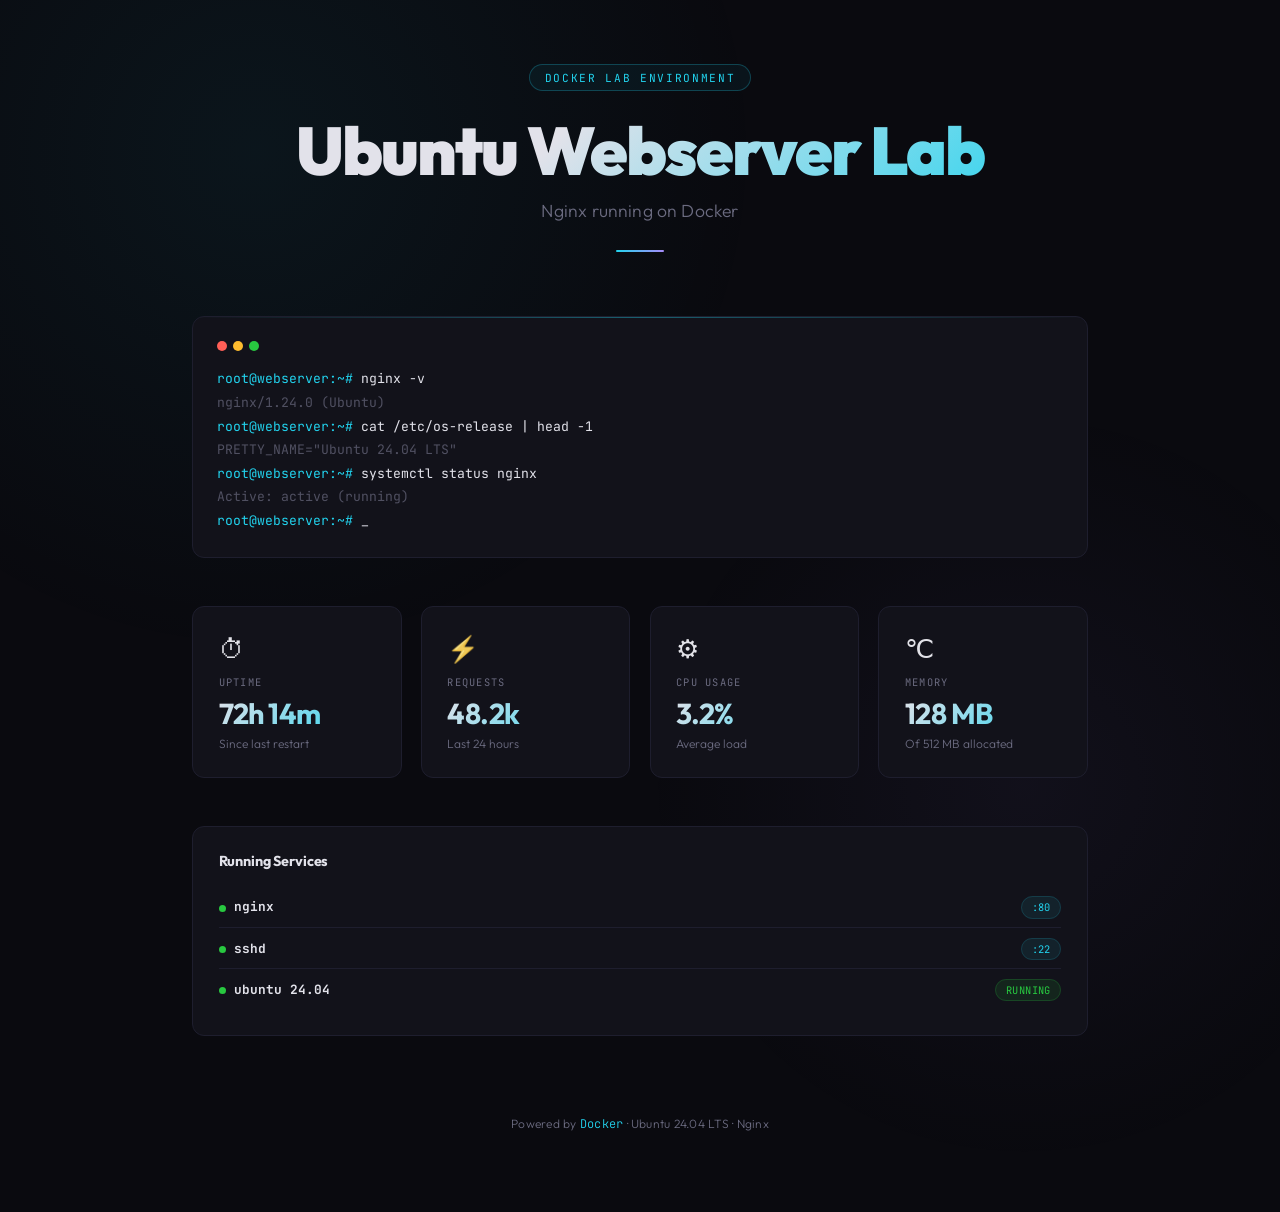
<file: networking/2-machines-lab/webserver/website/index.html>
<!DOCTYPE html>
<html lang="en">
<head>
<meta charset="UTF-8">
<meta name="viewport" content="width=device-width, initial-scale=1.0">
<title>Ubuntu Webserver Lab</title>
<link rel="preconnect" href="https://fonts.googleapis.com">
<link href="https://fonts.googleapis.com/css2?family=JetBrains+Mono:wght@400;700&family=Outfit:wght@300;500;700;900&display=swap" rel="stylesheet">
<style>
  *,*::before,*::after{margin:0;padding:0;box-sizing:border-box}

  :root{
    --bg:#0a0a0f;
    --surface:#12121a;
    --border:#1e1e2e;
    --text:#e2e2ea;
    --dim:#6b6b80;
    --accent:#22d3ee;
    --accent2:#a78bfa;
    --glow:rgba(34,211,238,.12);
  }

  html{font-size:16px}

  body{
    background:var(--bg);
    color:var(--text);
    font-family:'Outfit',sans-serif;
    min-height:100vh;
    overflow-x:hidden;
    position:relative;
  }

  /* --- ambient background --- */
  body::before{
    content:'';
    position:fixed;
    top:-40%;left:-20%;
    width:80vw;height:80vw;
    background:radial-gradient(circle,rgba(34,211,238,.06) 0%,transparent 70%);
    pointer-events:none;
    animation:drift 20s ease-in-out infinite alternate;
  }
  body::after{
    content:'';
    position:fixed;
    bottom:-30%;right:-10%;
    width:60vw;height:60vw;
    background:radial-gradient(circle,rgba(167,139,250,.05) 0%,transparent 70%);
    pointer-events:none;
    animation:drift 25s ease-in-out infinite alternate-reverse;
  }
  @keyframes drift{
    0%{transform:translate(0,0)}
    100%{transform:translate(60px,40px)}
  }

  /* --- grid noise overlay --- */
  .noise{
    position:fixed;inset:0;
    background-image:url("data:image/svg+xml,%3Csvg width='60' height='60' xmlns='http://www.w3.org/2000/svg'%3E%3Cpath d='M0 0h60v60H0z' fill='none'/%3E%3Cpath d='M0 0h1v1H0z' fill='%23ffffff' fill-opacity='.015'/%3E%3C/svg%3E");
    background-size:4px 4px;
    pointer-events:none;
    z-index:0;
  }

  .wrapper{
    position:relative;z-index:1;
    max-width:960px;
    margin:0 auto;
    padding:4rem 2rem;
  }

  /* --- header --- */
  .hero{
    text-align:center;
    margin-bottom:4rem;
    animation:fadeUp .8s ease-out both;
  }
  .hero .tag{
    display:inline-block;
    font-family:'JetBrains Mono',monospace;
    font-size:.7rem;
    letter-spacing:.15em;
    text-transform:uppercase;
    color:var(--accent);
    border:1px solid rgba(34,211,238,.25);
    padding:.35rem .9rem;
    border-radius:999px;
    margin-bottom:1.5rem;
    background:rgba(34,211,238,.05);
  }
  .hero h1{
    font-size:clamp(2.4rem,6vw,4.2rem);
    font-weight:900;
    letter-spacing:-.03em;
    line-height:1.05;
    background:linear-gradient(135deg,var(--text) 40%,var(--accent) 100%);
    -webkit-background-clip:text;
    -webkit-text-fill-color:transparent;
    background-clip:text;
  }
  .hero p{
    margin-top:.8rem;
    font-size:1.1rem;
    font-weight:300;
    color:var(--dim);
    letter-spacing:.01em;
  }
  .hero .line{
    width:48px;height:2px;
    background:linear-gradient(90deg,var(--accent),var(--accent2));
    margin:1.8rem auto 0;
    border-radius:2px;
  }

  /* --- terminal block --- */
  .terminal{
    background:var(--surface);
    border:1px solid var(--border);
    border-radius:12px;
    padding:1.5rem;
    margin-bottom:3rem;
    font-family:'JetBrains Mono',monospace;
    font-size:.82rem;
    line-height:1.8;
    color:var(--dim);
    position:relative;
    overflow:hidden;
    animation:fadeUp .8s .15s ease-out both;
  }
  .terminal::before{
    content:'';position:absolute;top:0;left:0;right:0;
    height:1px;
    background:linear-gradient(90deg,transparent,var(--accent),transparent);
    opacity:.4;
  }
  .terminal .dots{
    display:flex;gap:6px;margin-bottom:1rem;
  }
  .terminal .dots span{
    width:10px;height:10px;border-radius:50%;
  }
  .terminal .dots span:nth-child(1){background:#ff5f57}
  .terminal .dots span:nth-child(2){background:#febc2e}
  .terminal .dots span:nth-child(3){background:#28c840}
  .terminal .prompt{color:var(--accent)}
  .terminal .cmd{color:var(--text)}
  .terminal .out{color:var(--dim);opacity:.7}

  /* --- stats grid --- */
  .stats{
    display:grid;
    grid-template-columns:repeat(auto-fit,minmax(200px,1fr));
    gap:1.2rem;
    margin-bottom:3rem;
  }
  .card{
    background:var(--surface);
    border:1px solid var(--border);
    border-radius:12px;
    padding:1.6rem;
    position:relative;
    overflow:hidden;
    transition:border-color .3s,transform .3s;
  }
  .card:hover{
    border-color:rgba(34,211,238,.3);
    transform:translateY(-3px);
  }
  .card::after{
    content:'';position:absolute;top:0;left:0;right:0;
    height:2px;
    background:linear-gradient(90deg,var(--accent),var(--accent2));
    opacity:0;
    transition:opacity .3s;
  }
  .card:hover::after{opacity:1}

  .card .icon{
    font-size:1.6rem;
    margin-bottom:.6rem;
    display:block;
    filter:grayscale(.3);
  }
  .card .label{
    font-family:'JetBrains Mono',monospace;
    font-size:.65rem;
    letter-spacing:.12em;
    text-transform:uppercase;
    color:var(--dim);
    margin-bottom:.4rem;
  }
  .card .value{
    font-size:1.8rem;
    font-weight:700;
    letter-spacing:-.02em;
    background:linear-gradient(135deg,var(--text),var(--accent));
    -webkit-background-clip:text;
    -webkit-text-fill-color:transparent;
    background-clip:text;
  }
  .card .sub{
    font-size:.75rem;
    color:var(--dim);
    margin-top:.3rem;
    font-weight:300;
  }

  .stats .card:nth-child(1){animation:fadeUp .8s .25s ease-out both}
  .stats .card:nth-child(2){animation:fadeUp .8s .35s ease-out both}
  .stats .card:nth-child(3){animation:fadeUp .8s .45s ease-out both}
  .stats .card:nth-child(4){animation:fadeUp .8s .55s ease-out both}

  /* --- services --- */
  .services{
    background:var(--surface);
    border:1px solid var(--border);
    border-radius:12px;
    padding:1.6rem;
    margin-bottom:3rem;
    animation:fadeUp .8s .6s ease-out both;
  }
  .services h2{
    font-size:.9rem;
    font-weight:700;
    margin-bottom:1rem;
    letter-spacing:-.01em;
  }
  .svc-row{
    display:flex;
    align-items:center;
    justify-content:space-between;
    padding:.7rem 0;
    border-bottom:1px solid var(--border);
    font-size:.85rem;
  }
  .svc-row:last-child{border-bottom:none}
  .svc-row .name{
    font-family:'JetBrains Mono',monospace;
    font-weight:700;
    font-size:.8rem;
  }
  .svc-row .badge{
    font-family:'JetBrains Mono',monospace;
    font-size:.65rem;
    padding:.2rem .6rem;
    border-radius:999px;
    letter-spacing:.04em;
  }
  .badge.up{
    background:rgba(40,200,64,.1);
    color:#28c840;
    border:1px solid rgba(40,200,64,.2);
  }
  .badge.port{
    background:rgba(34,211,238,.08);
    color:var(--accent);
    border:1px solid rgba(34,211,238,.15);
  }

  /* --- footer --- */
  footer{
    text-align:center;
    padding:2rem 0 1rem;
    font-size:.75rem;
    color:var(--dim);
    font-weight:300;
    letter-spacing:.02em;
    animation:fadeUp .8s .7s ease-out both;
  }
  footer span{
    color:var(--accent);
    font-family:'JetBrains Mono',monospace;
  }

  /* --- pulse animation for status dots --- */
  .pulse{
    display:inline-block;
    width:7px;height:7px;
    background:#28c840;
    border-radius:50%;
    margin-right:8px;
    animation:pulse 2s ease-in-out infinite;
    vertical-align:middle;
  }
  @keyframes pulse{
    0%,100%{box-shadow:0 0 0 0 rgba(40,200,64,.4)}
    50%{box-shadow:0 0 0 6px rgba(40,200,64,0)}
  }

  @keyframes fadeUp{
    from{opacity:0;transform:translateY(20px)}
    to{opacity:1;transform:translateY(0)}
  }
</style>
</head>
<body>
<div class="noise"></div>
<div class="wrapper">

  <header class="hero">
    <div class="tag">Docker Lab Environment</div>
    <h1>Ubuntu Webserver Lab</h1>
    <p>Nginx running on Docker</p>
    <div class="line"></div>
  </header>

  <div class="terminal">
    <div class="dots"><span></span><span></span><span></span></div>
    <span class="prompt">root@webserver:~#</span> <span class="cmd">nginx -v</span><br>
    <span class="out">nginx/1.24.0 (Ubuntu)</span><br>
    <span class="prompt">root@webserver:~#</span> <span class="cmd">cat /etc/os-release | head -1</span><br>
    <span class="out">PRETTY_NAME="Ubuntu 24.04 LTS"</span><br>
    <span class="prompt">root@webserver:~#</span> <span class="cmd">systemctl status nginx</span><br>
    <span class="out">Active: active (running)</span><br>
    <span class="prompt">root@webserver:~#</span> <span class="cmd blink">_</span>
  </div>

  <div class="stats">
    <div class="card">
      <span class="icon">&#9201;</span>
      <div class="label">Uptime</div>
      <div class="value">72h 14m</div>
      <div class="sub">Since last restart</div>
    </div>
    <div class="card">
      <span class="icon">&#9889;</span>
      <div class="label">Requests</div>
      <div class="value">48.2k</div>
      <div class="sub">Last 24 hours</div>
    </div>
    <div class="card">
      <span class="icon">&#9881;</span>
      <div class="label">CPU Usage</div>
      <div class="value">3.2%</div>
      <div class="sub">Average load</div>
    </div>
    <div class="card">
      <span class="icon">&#8451;</span>
      <div class="label">Memory</div>
      <div class="value">128 MB</div>
      <div class="sub">Of 512 MB allocated</div>
    </div>
  </div>

  <div class="services">
    <h2>Running Services</h2>
    <div class="svc-row">
      <div><span class="pulse"></span><span class="name">nginx</span></div>
      <div><span class="badge port">:80</span></div>
    </div>
    <div class="svc-row">
      <div><span class="pulse"></span><span class="name">sshd</span></div>
      <div><span class="badge port">:22</span></div>
    </div>
    <div class="svc-row">
      <div><span class="pulse"></span><span class="name">ubuntu 24.04</span></div>
      <div><span class="badge up">RUNNING</span></div>
    </div>
  </div>

  <footer>
    Powered by <span>Docker</span> &middot; Ubuntu 24.04 LTS &middot; Nginx
  </footer>

</div>
</body>
</html>
</file>
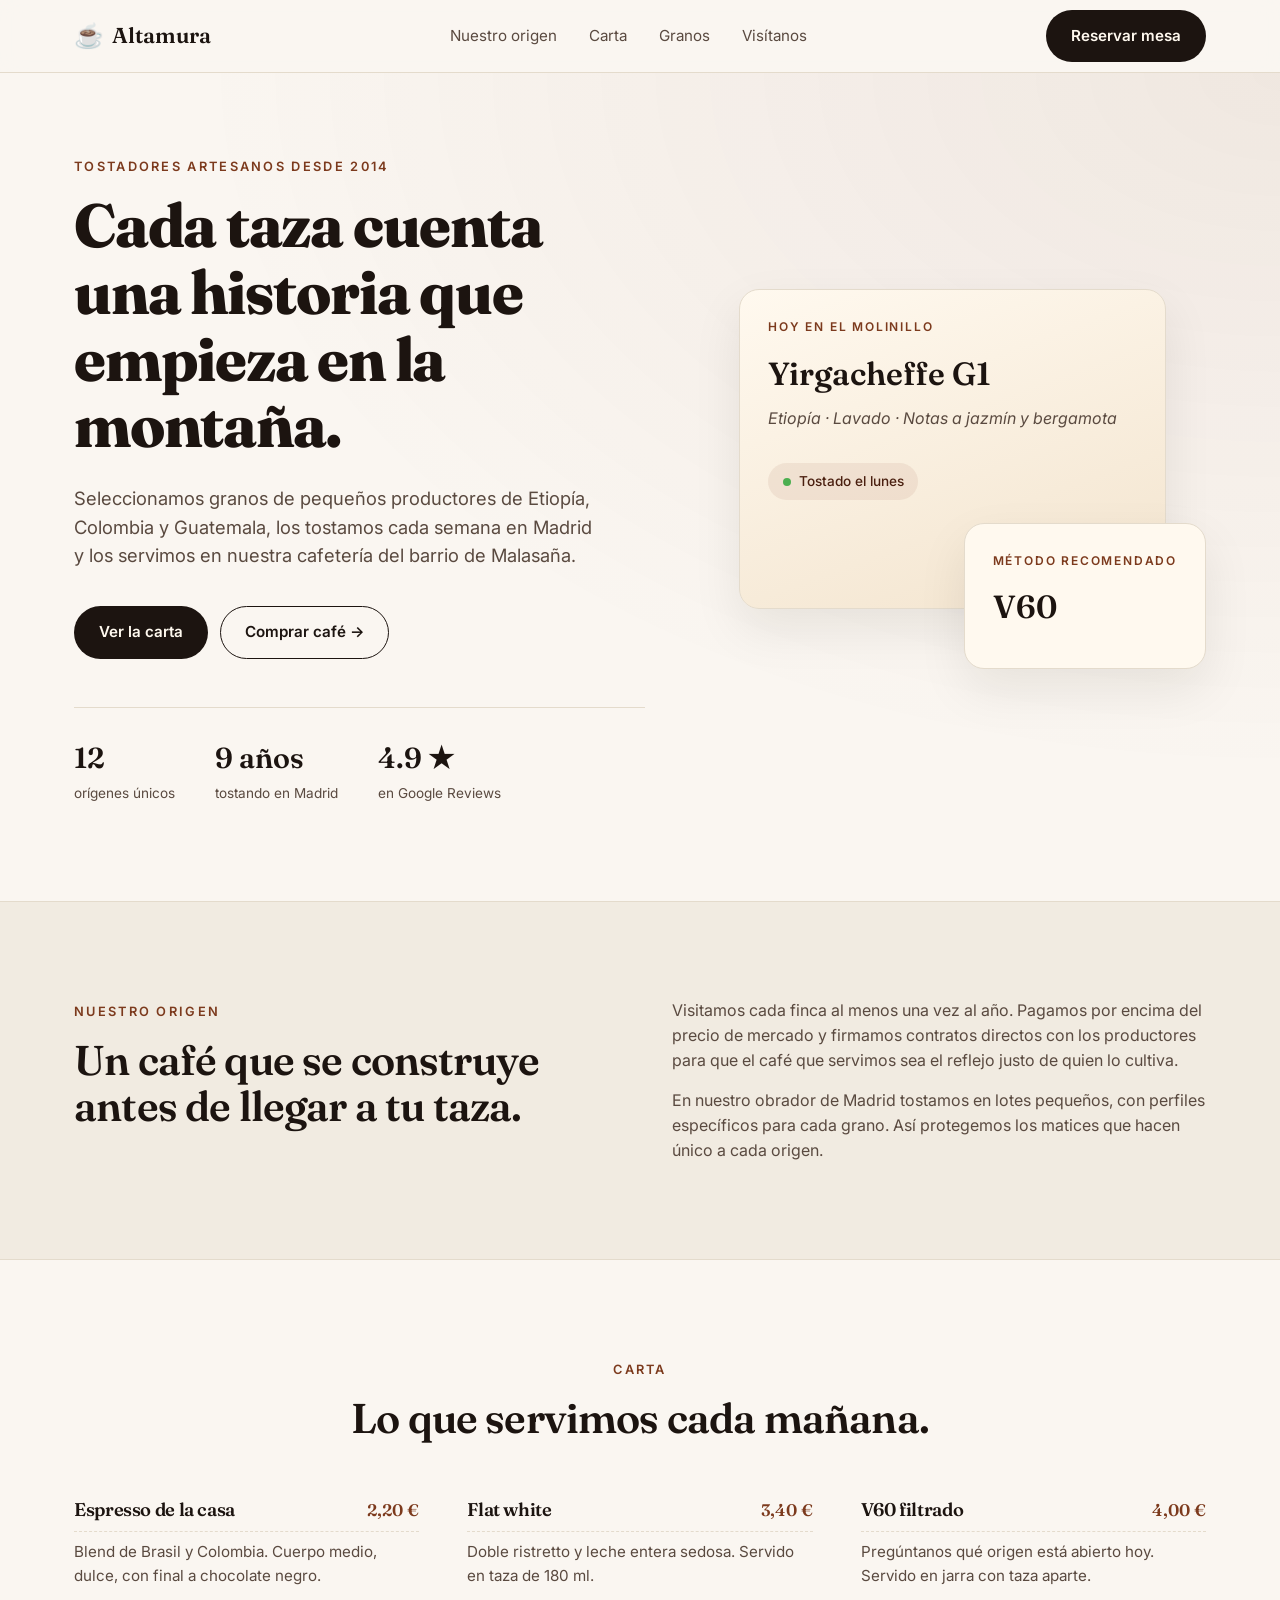
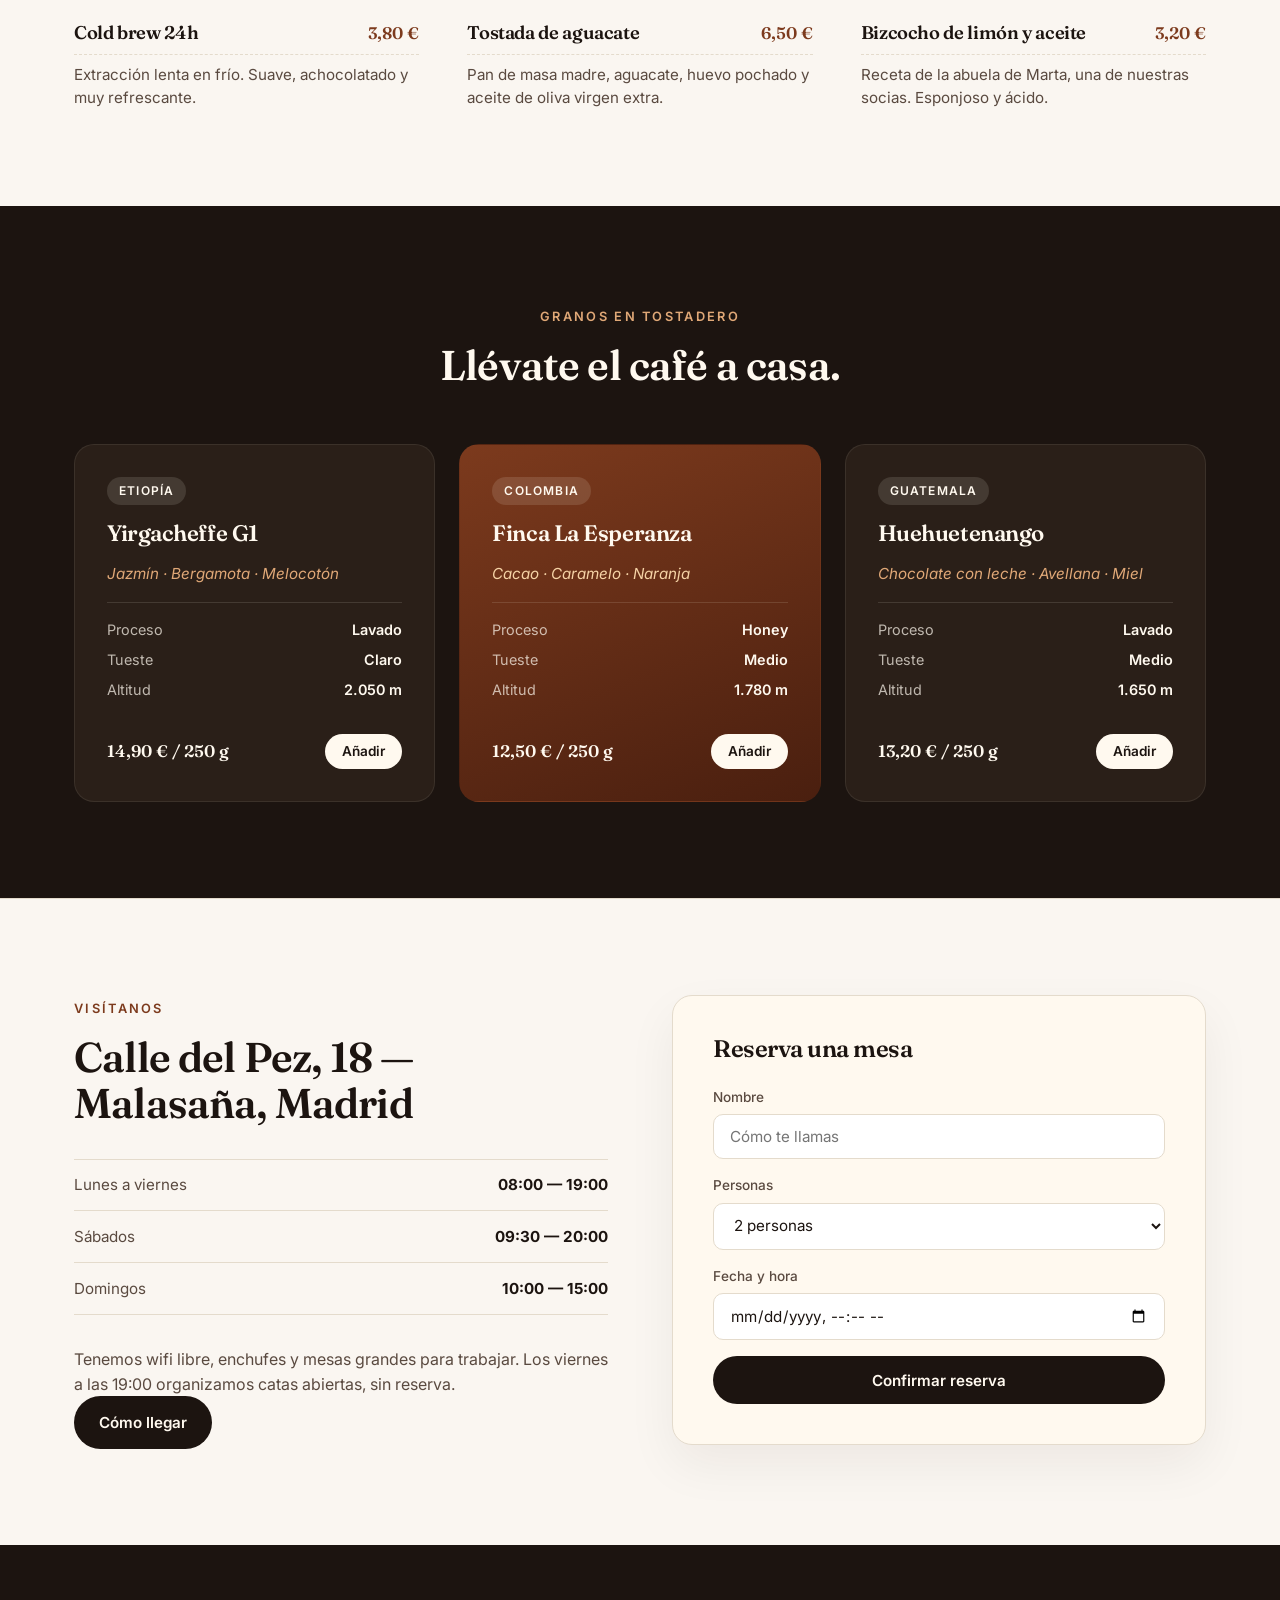
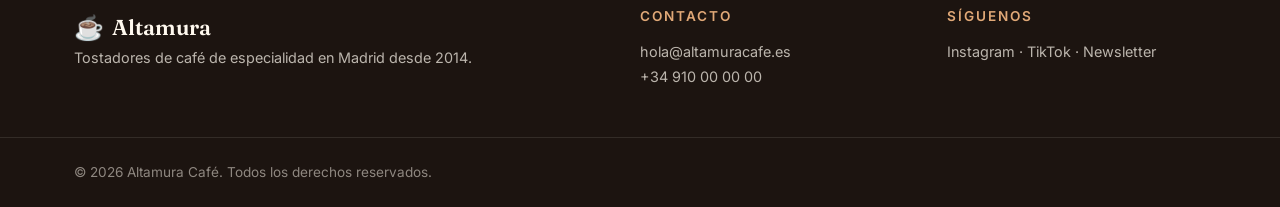
<file: networking/4-machines-lab/machine-nginx-ssh/website/index.html>
<!DOCTYPE html>
<html lang="es">
<head>
    <meta charset="UTF-8">
    <meta name="viewport" content="width=device-width, initial-scale=1.0">
    <title>Cafetería Altamura — Café de especialidad en Madrid</title>
    <link rel="stylesheet" href="styles.css">
    <link rel="preconnect" href="https://fonts.googleapis.com">
    <link rel="preconnect" href="https://fonts.gstatic.com" crossorigin>
    <link href="https://fonts.googleapis.com/css2?family=Fraunces:ital,wght@0,400;0,600;0,800;1,400&family=Inter:wght@400;500;600&display=swap" rel="stylesheet">
</head>
<body>
    <header class="nav">
        <div class="container nav__inner">
            <a href="#" class="nav__logo">
                <span class="nav__logo-mark">☕</span>
                Altamura
            </a>
            <nav class="nav__links">
                <a href="#origen">Nuestro origen</a>
                <a href="#carta">Carta</a>
                <a href="#granos">Granos</a>
                <a href="#visitanos">Visítanos</a>
            </nav>
            <a href="#reserva" class="btn btn--primary">Reservar mesa</a>
        </div>
    </header>

    <section class="hero">
        <div class="container hero__inner">
            <div class="hero__content">
                <span class="eyebrow">Tostadores artesanos desde 2014</span>
                <h1>Cada taza cuenta una historia que empieza en la montaña.</h1>
                <p class="lead">
                    Seleccionamos granos de pequeños productores de Etiopía, Colombia
                    y Guatemala, los tostamos cada semana en Madrid y los servimos
                    en nuestra cafetería del barrio de Malasaña.
                </p>
                <div class="hero__cta">
                    <a href="#carta" class="btn btn--primary">Ver la carta</a>
                    <a href="#granos" class="btn btn--ghost">Comprar café →</a>
                </div>
                <div class="hero__stats">
                    <div>
                        <strong>12</strong>
                        <span>orígenes únicos</span>
                    </div>
                    <div>
                        <strong>9 años</strong>
                        <span>tostando en Madrid</span>
                    </div>
                    <div>
                        <strong>4.9 ★</strong>
                        <span>en Google Reviews</span>
                    </div>
                </div>
            </div>
            <div class="hero__visual">
                <div class="hero__card hero__card--main">
                    <div class="hero__card-label">Hoy en el molinillo</div>
                    <div class="hero__card-title">Yirgacheffe G1</div>
                    <div class="hero__card-sub">Etiopía · Lavado · Notas a jazmín y bergamota</div>
                    <div class="hero__card-meter">
                        <span class="hero__card-dot"></span>
                        Tostado el lunes
                    </div>
                </div>
                <div class="hero__card hero__card--float">
                    <div class="hero__card-label">Método recomendado</div>
                    <div class="hero__card-title">V60</div>
                </div>
            </div>
        </div>
    </section>

    <section id="origen" class="section section--light">
        <div class="container grid-2">
            <div>
                <span class="eyebrow">Nuestro origen</span>
                <h2>Un café que se construye antes de llegar a tu taza.</h2>
            </div>
            <div class="prose">
                <p>
                    Visitamos cada finca al menos una vez al año. Pagamos por encima
                    del precio de mercado y firmamos contratos directos con los
                    productores para que el café que servimos sea el reflejo justo
                    de quien lo cultiva.
                </p>
                <p>
                    En nuestro obrador de Madrid tostamos en lotes pequeños, con
                    perfiles específicos para cada grano. Así protegemos los matices
                    que hacen único a cada origen.
                </p>
            </div>
        </div>
    </section>

    <section id="carta" class="section">
        <div class="container">
            <div class="section__head">
                <span class="eyebrow">Carta</span>
                <h2>Lo que servimos cada mañana.</h2>
            </div>
            <div class="menu">
                <article class="menu__item">
                    <header>
                        <h3>Espresso de la casa</h3>
                        <span class="price">2,20 €</span>
                    </header>
                    <p>Blend de Brasil y Colombia. Cuerpo medio, dulce, con final a chocolate negro.</p>
                </article>
                <article class="menu__item">
                    <header>
                        <h3>Flat white</h3>
                        <span class="price">3,40 €</span>
                    </header>
                    <p>Doble ristretto y leche entera sedosa. Servido en taza de 180 ml.</p>
                </article>
                <article class="menu__item">
                    <header>
                        <h3>V60 filtrado</h3>
                        <span class="price">4,00 €</span>
                    </header>
                    <p>Pregúntanos qué origen está abierto hoy. Servido en jarra con taza aparte.</p>
                </article>
                <article class="menu__item">
                    <header>
                        <h3>Cold brew 24h</h3>
                        <span class="price">3,80 €</span>
                    </header>
                    <p>Extracción lenta en frío. Suave, achocolatado y muy refrescante.</p>
                </article>
                <article class="menu__item">
                    <header>
                        <h3>Tostada de aguacate</h3>
                        <span class="price">6,50 €</span>
                    </header>
                    <p>Pan de masa madre, aguacate, huevo pochado y aceite de oliva virgen extra.</p>
                </article>
                <article class="menu__item">
                    <header>
                        <h3>Bizcocho de limón y aceite</h3>
                        <span class="price">3,20 €</span>
                    </header>
                    <p>Receta de la abuela de Marta, una de nuestras socias. Esponjoso y ácido.</p>
                </article>
            </div>
        </div>
    </section>

    <section id="granos" class="section section--dark">
        <div class="container">
            <div class="section__head section__head--inverse">
                <span class="eyebrow">Granos en tostadero</span>
                <h2>Llévate el café a casa.</h2>
            </div>
            <div class="beans">
                <article class="bean-card">
                    <div class="bean-card__tag">Etiopía</div>
                    <h3>Yirgacheffe G1</h3>
                    <p class="bean-card__notes">Jazmín · Bergamota · Melocotón</p>
                    <ul class="bean-card__meta">
                        <li><span>Proceso</span><b>Lavado</b></li>
                        <li><span>Tueste</span><b>Claro</b></li>
                        <li><span>Altitud</span><b>2.050 m</b></li>
                    </ul>
                    <div class="bean-card__foot">
                        <span class="price">14,90 € / 250 g</span>
                        <button class="btn btn--primary btn--sm">Añadir</button>
                    </div>
                </article>
                <article class="bean-card bean-card--featured">
                    <div class="bean-card__tag">Colombia</div>
                    <h3>Finca La Esperanza</h3>
                    <p class="bean-card__notes">Cacao · Caramelo · Naranja</p>
                    <ul class="bean-card__meta">
                        <li><span>Proceso</span><b>Honey</b></li>
                        <li><span>Tueste</span><b>Medio</b></li>
                        <li><span>Altitud</span><b>1.780 m</b></li>
                    </ul>
                    <div class="bean-card__foot">
                        <span class="price">12,50 € / 250 g</span>
                        <button class="btn btn--primary btn--sm">Añadir</button>
                    </div>
                </article>
                <article class="bean-card">
                    <div class="bean-card__tag">Guatemala</div>
                    <h3>Huehuetenango</h3>
                    <p class="bean-card__notes">Chocolate con leche · Avellana · Miel</p>
                    <ul class="bean-card__meta">
                        <li><span>Proceso</span><b>Lavado</b></li>
                        <li><span>Tueste</span><b>Medio</b></li>
                        <li><span>Altitud</span><b>1.650 m</b></li>
                    </ul>
                    <div class="bean-card__foot">
                        <span class="price">13,20 € / 250 g</span>
                        <button class="btn btn--primary btn--sm">Añadir</button>
                    </div>
                </article>
            </div>
        </div>
    </section>

    <section id="visitanos" class="section">
        <div class="container grid-2 visit">
            <div>
                <span class="eyebrow">Visítanos</span>
                <h2>Calle del Pez, 18 — Malasaña, Madrid</h2>
                <ul class="hours">
                    <li><span>Lunes a viernes</span><b>08:00 — 19:00</b></li>
                    <li><span>Sábados</span><b>09:30 — 20:00</b></li>
                    <li><span>Domingos</span><b>10:00 — 15:00</b></li>
                </ul>
                <p class="prose">
                    Tenemos wifi libre, enchufes y mesas grandes para trabajar.
                    Los viernes a las 19:00 organizamos catas abiertas, sin reserva.
                </p>
                <a href="#" class="btn btn--primary">Cómo llegar</a>
            </div>
            <aside class="visit__card" id="reserva">
                <h3>Reserva una mesa</h3>
                <form onsubmit="event.preventDefault(); this.querySelector('.visit__ok').hidden=false;">
                    <label>
                        Nombre
                        <input type="text" required placeholder="Cómo te llamas">
                    </label>
                    <label>
                        Personas
                        <select>
                            <option>1 persona</option>
                            <option selected>2 personas</option>
                            <option>3 personas</option>
                            <option>4 personas</option>
                            <option>5 o más</option>
                        </select>
                    </label>
                    <label>
                        Fecha y hora
                        <input type="datetime-local" required>
                    </label>
                    <button type="submit" class="btn btn--primary btn--block">Confirmar reserva</button>
                    <p class="visit__ok" hidden>¡Gracias! Te hemos enviado un email con los detalles.</p>
                </form>
            </aside>
        </div>
    </section>

    <footer class="footer">
        <div class="container footer__inner">
            <div>
                <div class="nav__logo"><span class="nav__logo-mark">☕</span> Altamura</div>
                <p>Tostadores de café de especialidad en Madrid desde 2014.</p>
            </div>
            <div>
                <h4>Contacto</h4>
                <p>hola@altamuracafe.es<br>+34 910 00 00 00</p>
            </div>
            <div>
                <h4>Síguenos</h4>
                <p>Instagram · TikTok · Newsletter</p>
            </div>
        </div>
        <div class="footer__bottom">
            <div class="container">© 2026 Altamura Café. Todos los derechos reservados.</div>
        </div>
    </footer>
</body>
</html>
</file>
<file: networking/4-machines-lab/machine-nginx-ssh/website/styles.css>
:root {
    --bg: #faf6f1;
    --bg-alt: #f1ebe1;
    --ink: #1c1410;
    --ink-soft: #5a4a40;
    --accent: #7c3a1d;
    --accent-dark: #4a1f0f;
    --cream: #fff9ef;
    --line: #e4dbcc;
}

* { box-sizing: border-box; margin: 0; padding: 0; }

html { scroll-behavior: smooth; }

body {
    font-family: 'Inter', system-ui, sans-serif;
    color: var(--ink);
    background: var(--bg);
    line-height: 1.55;
    -webkit-font-smoothing: antialiased;
}

h1, h2, h3, h4 {
    font-family: 'Fraunces', Georgia, serif;
    font-weight: 600;
    line-height: 1.1;
    letter-spacing: -0.02em;
}

h1 { font-size: clamp(2.4rem, 5vw, 3.8rem); font-weight: 800; }
h2 { font-size: clamp(1.8rem, 3.5vw, 2.6rem); }
h3 { font-size: 1.25rem; }

a { color: inherit; text-decoration: none; }
img { max-width: 100%; display: block; }

.container {
    width: 100%;
    max-width: 1180px;
    margin: 0 auto;
    padding: 0 1.5rem;
}

.eyebrow {
    display: inline-block;
    font-size: 0.8rem;
    text-transform: uppercase;
    letter-spacing: 0.18em;
    color: var(--accent);
    font-weight: 600;
    margin-bottom: 1rem;
}

.prose p + p { margin-top: 1rem; }
.prose { color: var(--ink-soft); }

/* Buttons */
.btn {
    display: inline-flex;
    align-items: center;
    justify-content: center;
    gap: 0.5rem;
    padding: 0.85rem 1.5rem;
    border-radius: 999px;
    font-weight: 600;
    font-size: 0.95rem;
    border: 1px solid transparent;
    cursor: pointer;
    transition: transform 0.15s ease, background 0.2s ease, color 0.2s ease;
    font-family: inherit;
}
.btn:hover { transform: translateY(-1px); }
.btn--primary { background: var(--ink); color: var(--cream); }
.btn--primary:hover { background: var(--accent-dark); }
.btn--ghost { background: transparent; border-color: var(--ink); color: var(--ink); }
.btn--ghost:hover { background: var(--ink); color: var(--cream); }
.btn--sm { padding: 0.55rem 1rem; font-size: 0.85rem; }
.btn--block { width: 100%; }

/* Nav */
.nav {
    position: sticky;
    top: 0;
    z-index: 50;
    background: rgba(250, 246, 241, 0.85);
    backdrop-filter: blur(12px);
    border-bottom: 1px solid var(--line);
}
.nav__inner {
    display: flex;
    align-items: center;
    justify-content: space-between;
    height: 72px;
}
.nav__logo {
    display: flex;
    align-items: center;
    gap: 0.5rem;
    font-family: 'Fraunces', serif;
    font-weight: 600;
    font-size: 1.35rem;
}
.nav__logo-mark { font-size: 1.5rem; }
.nav__links {
    display: flex;
    gap: 2rem;
    font-size: 0.95rem;
    color: var(--ink-soft);
}
.nav__links a:hover { color: var(--ink); }

@media (max-width: 780px) {
    .nav__links { display: none; }
}

/* Hero */
.hero {
    padding: 5rem 0 6rem;
    background:
        radial-gradient(ellipse at top right, rgba(124, 58, 29, 0.08), transparent 60%),
        var(--bg);
}
.hero__inner {
    display: grid;
    grid-template-columns: 1.15fr 1fr;
    gap: 4rem;
    align-items: center;
}
.hero__content .lead {
    font-size: 1.15rem;
    color: var(--ink-soft);
    margin: 1.5rem 0 2.25rem;
    max-width: 520px;
}
.hero__cta {
    display: flex;
    gap: 0.75rem;
    flex-wrap: wrap;
    margin-bottom: 3rem;
}
.hero__stats {
    display: flex;
    gap: 2.5rem;
    padding-top: 1.75rem;
    border-top: 1px solid var(--line);
}
.hero__stats strong {
    display: block;
    font-family: 'Fraunces', serif;
    font-size: 1.8rem;
    font-weight: 600;
}
.hero__stats span {
    font-size: 0.85rem;
    color: var(--ink-soft);
}

.hero__visual {
    position: relative;
    min-height: 420px;
}
.hero__card {
    position: absolute;
    background: var(--cream);
    border: 1px solid var(--line);
    border-radius: 20px;
    padding: 1.75rem;
    box-shadow: 0 20px 50px rgba(28, 20, 16, 0.08);
}
.hero__card--main {
    top: 20px;
    left: 30px;
    right: 40px;
    min-height: 320px;
    background: linear-gradient(160deg, #fff9ef 0%, #f3e4ce 100%);
}
.hero__card--float {
    bottom: 20px;
    right: 0;
    min-width: 180px;
}
.hero__card-label {
    font-size: 0.75rem;
    text-transform: uppercase;
    letter-spacing: 0.15em;
    color: var(--accent);
    font-weight: 600;
    margin-bottom: 0.75rem;
}
.hero__card-title {
    font-family: 'Fraunces', serif;
    font-size: 2rem;
    font-weight: 600;
    margin-bottom: 0.5rem;
}
.hero__card-sub {
    color: var(--ink-soft);
    margin-bottom: 2rem;
    font-style: italic;
}
.hero__card-meter {
    display: inline-flex;
    align-items: center;
    gap: 0.5rem;
    padding: 0.5rem 0.9rem;
    background: rgba(124, 58, 29, 0.08);
    border-radius: 999px;
    font-size: 0.85rem;
    color: var(--accent-dark);
    font-weight: 500;
}
.hero__card-dot {
    width: 8px;
    height: 8px;
    background: #4caf50;
    border-radius: 50%;
}

@media (max-width: 900px) {
    .hero__inner { grid-template-columns: 1fr; gap: 3rem; }
    .hero__visual { min-height: 360px; }
}

/* Sections */
.section {
    padding: 6rem 0;
    border-top: 1px solid var(--line);
}
.section--light { background: var(--bg-alt); }
.section--dark {
    background: var(--ink);
    color: var(--cream);
    border-top-color: transparent;
}
.section--dark .eyebrow { color: #e0a877; }

.section__head {
    text-align: center;
    max-width: 640px;
    margin: 0 auto 3.5rem;
}
.section__head--inverse { color: var(--cream); }

.grid-2 {
    display: grid;
    grid-template-columns: 1fr 1fr;
    gap: 4rem;
    align-items: start;
}
@media (max-width: 780px) {
    .grid-2 { grid-template-columns: 1fr; gap: 2rem; }
}

/* Menu */
.menu {
    display: grid;
    grid-template-columns: repeat(auto-fit, minmax(280px, 1fr));
    gap: 2rem 3rem;
}
.menu__item header {
    display: flex;
    justify-content: space-between;
    align-items: baseline;
    gap: 1rem;
    border-bottom: 1px dashed var(--line);
    padding-bottom: 0.5rem;
    margin-bottom: 0.5rem;
}
.menu__item h3 { font-size: 1.15rem; }
.menu__item p { color: var(--ink-soft); font-size: 0.95rem; }
.price {
    font-family: 'Fraunces', serif;
    color: var(--accent);
    font-weight: 600;
    font-size: 1.05rem;
    white-space: nowrap;
}

/* Beans */
.beans {
    display: grid;
    grid-template-columns: repeat(auto-fit, minmax(260px, 1fr));
    gap: 1.5rem;
}
.bean-card {
    background: #2a1f18;
    border: 1px solid rgba(255, 249, 239, 0.08);
    border-radius: 20px;
    padding: 2rem;
    display: flex;
    flex-direction: column;
    gap: 1rem;
    transition: transform 0.2s ease;
}
.bean-card:hover { transform: translateY(-4px); }
.bean-card--featured {
    background: linear-gradient(160deg, #7c3a1d 0%, #4a1f0f 100%);
    border-color: transparent;
}
.bean-card__tag {
    display: inline-block;
    align-self: flex-start;
    padding: 0.3rem 0.75rem;
    background: rgba(255, 249, 239, 0.12);
    border-radius: 999px;
    font-size: 0.75rem;
    letter-spacing: 0.1em;
    text-transform: uppercase;
    font-weight: 600;
}
.bean-card h3 { font-size: 1.4rem; }
.bean-card__notes {
    color: #e0a877;
    font-style: italic;
    font-size: 0.95rem;
}
.bean-card--featured .bean-card__notes { color: #f6d3a6; }
.bean-card__meta {
    list-style: none;
    display: grid;
    gap: 0.5rem;
    padding-top: 1rem;
    border-top: 1px solid rgba(255, 249, 239, 0.12);
}
.bean-card__meta li {
    display: flex;
    justify-content: space-between;
    font-size: 0.9rem;
}
.bean-card__meta span { opacity: 0.7; }
.bean-card__meta b { font-weight: 600; }
.bean-card__foot {
    margin-top: auto;
    display: flex;
    justify-content: space-between;
    align-items: center;
    padding-top: 1rem;
}
.bean-card__foot .price { color: var(--cream); }
.section--dark .btn--primary {
    background: var(--cream);
    color: var(--ink);
}
.section--dark .btn--primary:hover { background: #fff; }

/* Visit */
.hours {
    list-style: none;
    margin: 2rem 0;
    border-top: 1px solid var(--line);
}
.hours li {
    display: flex;
    justify-content: space-between;
    padding: 0.85rem 0;
    border-bottom: 1px solid var(--line);
    font-size: 0.95rem;
}
.hours span { color: var(--ink-soft); }

.visit__card {
    background: var(--cream);
    border: 1px solid var(--line);
    border-radius: 20px;
    padding: 2.5rem;
    box-shadow: 0 20px 50px rgba(28, 20, 16, 0.06);
}
.visit__card h3 {
    font-size: 1.5rem;
    margin-bottom: 1.5rem;
}
.visit__card form {
    display: grid;
    gap: 1rem;
}
.visit__card label {
    display: grid;
    gap: 0.4rem;
    font-size: 0.85rem;
    color: var(--ink-soft);
    font-weight: 500;
}
.visit__card input,
.visit__card select {
    padding: 0.75rem 1rem;
    border: 1px solid var(--line);
    border-radius: 10px;
    font-family: inherit;
    font-size: 0.95rem;
    background: white;
    color: var(--ink);
}
.visit__card input:focus,
.visit__card select:focus {
    outline: 2px solid var(--accent);
    outline-offset: 1px;
}
.visit__ok {
    background: #e7f5e8;
    color: #2d6a2f;
    padding: 0.75rem 1rem;
    border-radius: 10px;
    font-size: 0.9rem;
    text-align: center;
}

/* Footer */
.footer {
    background: var(--ink);
    color: var(--cream);
    padding-top: 4rem;
    margin-top: 0;
}
.footer__inner {
    display: grid;
    grid-template-columns: 2fr 1fr 1fr;
    gap: 3rem;
    padding-bottom: 3rem;
}
.footer h4 {
    font-size: 0.85rem;
    text-transform: uppercase;
    letter-spacing: 0.15em;
    margin-bottom: 1rem;
    color: #e0a877;
    font-family: 'Inter', sans-serif;
    font-weight: 600;
}
.footer p { color: rgba(255, 249, 239, 0.7); font-size: 0.9rem; line-height: 1.7; }
.footer__bottom {
    border-top: 1px solid rgba(255, 249, 239, 0.1);
    padding: 1.5rem 0;
    font-size: 0.85rem;
    color: rgba(255, 249, 239, 0.5);
}

@media (max-width: 780px) {
    .footer__inner { grid-template-columns: 1fr; gap: 2rem; }
}
</file>
